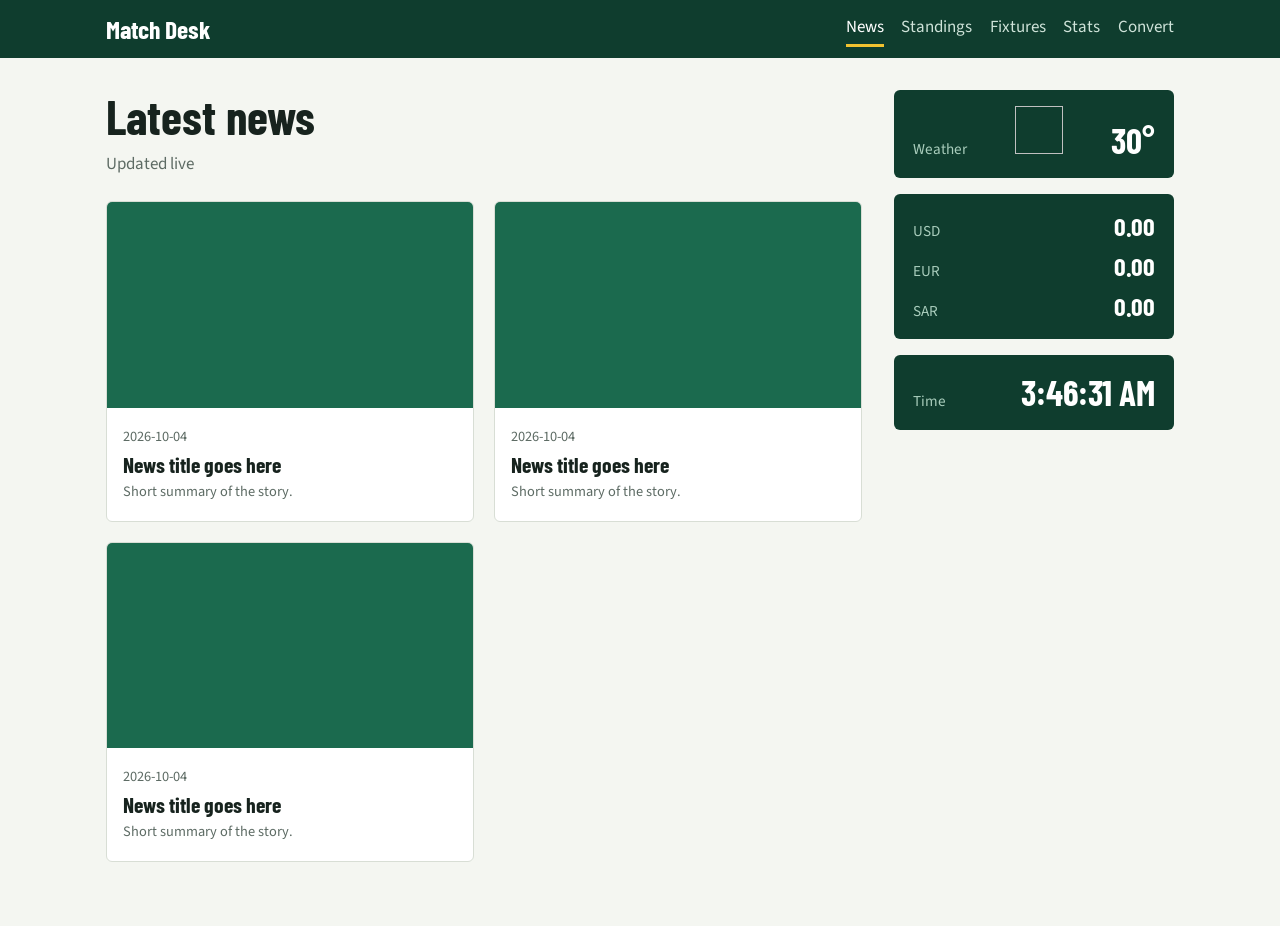
<file: index.html>
<!doctype html><html lang="en"><head><meta charset="utf-8"><meta name="viewport" content="width=device-width,initial-scale=1"><title>News – Match Desk</title><link rel="stylesheet" href="style.css"></head><body>
<header class="top"><div class="in"><a class="brand" href="index.html">Match Desk</a>
<nav><a href="index.html" aria-current="page">News</a><a href="standings.html">Standings</a><a href="fixtures.html">Fixtures</a><a href="stats.html">Stats</a><a href="convert.html">Convert</a></nav></div></header>
<main>
<div class="cols"><section><h1>Latest news</h1><p class="sub">Updated live</p>
<!-- API: repeat one <a class="news"> per article; set style="background-image:url(...)" on .img -->
<div class="grid" id="news-list">
<a class="news" href="article.html?id=1"><div class="img"></div><div class="body"><time>2026-10-04</time><h3>News title goes here</h3><p class="meta">Short summary of the story.</p></div></a>
<a class="news" href="article.html?id=2"><div class="img"></div><div class="body"><time>2026-10-04</time><h3>News title goes here</h3><p class="meta">Short summary of the story.</p></div></a>
<a class="news" href="article.html?id=3"><div class="img"></div><div class="body"><time>2026-10-04</time><h3>News title goes here</h3><p class="meta">Short summary of the story.</p></div></a>
</div></section>
<aside>
<div class="widget"><span class="label">Weather</span><img id="weather-icon" alt=""><span class="val" id="weather">30°</span></div>
   <div class="widget stack">
  <div class="row"><span class="label">USD</span><span class="val" id="usd-rate">0.00</span></div>
  <div class="row"><span class="label">EUR</span><span class="val" id="eur-rate">0.00</span></div>
  <div class="row"><span class="label">SAR</span><span class="val" id="sar-rate">0.00</span></div>
</div>
  
<div class="widget"><span class="label">Time</span><span class="val" id="clock">00:00</span></div>
</aside></div>
</main>
<script src="script.js"></script>
<script src="weather.js"></script>
<script src="currency.js"></script>
<script src="clock.js"></script>
</body></html>
</file>
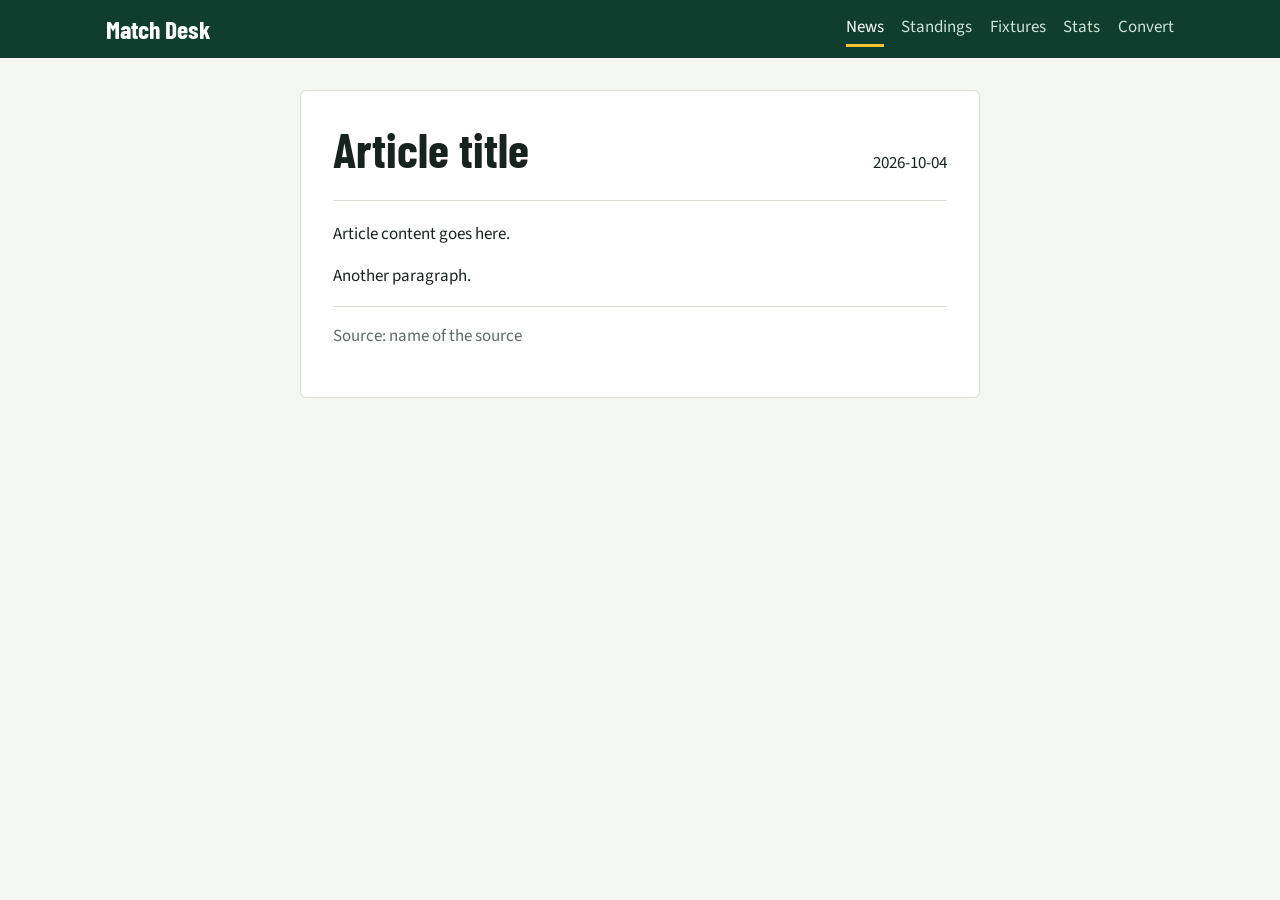
<file: article.html>
<!doctype html><html lang="en"><head><meta charset="utf-8"><meta name="viewport" content="width=device-width,initial-scale=1"><title>Article – Match Desk</title><link rel="stylesheet" href="style.css"></head><body>
<header class="top"><div class="in"><a class="brand" href="index.html">Match Desk</a>
<nav><a href="index.html" aria-current="page">News</a><a href="standings.html">Standings</a><a href="fixtures.html">Fixtures</a><a href="stats.html">Stats</a><a href="convert.html">Convert</a></nav></div></header>
<main>
<article><div class="head"><h1 id="title">Article title</h1><time id="date">2026-10-04</time></div>
<div id="content"><p>Article content goes here.</p><p>Another paragraph.</p></div>
<p class="source" id="source">Source: name of the source</p></article>
</main></body></html>
</file>
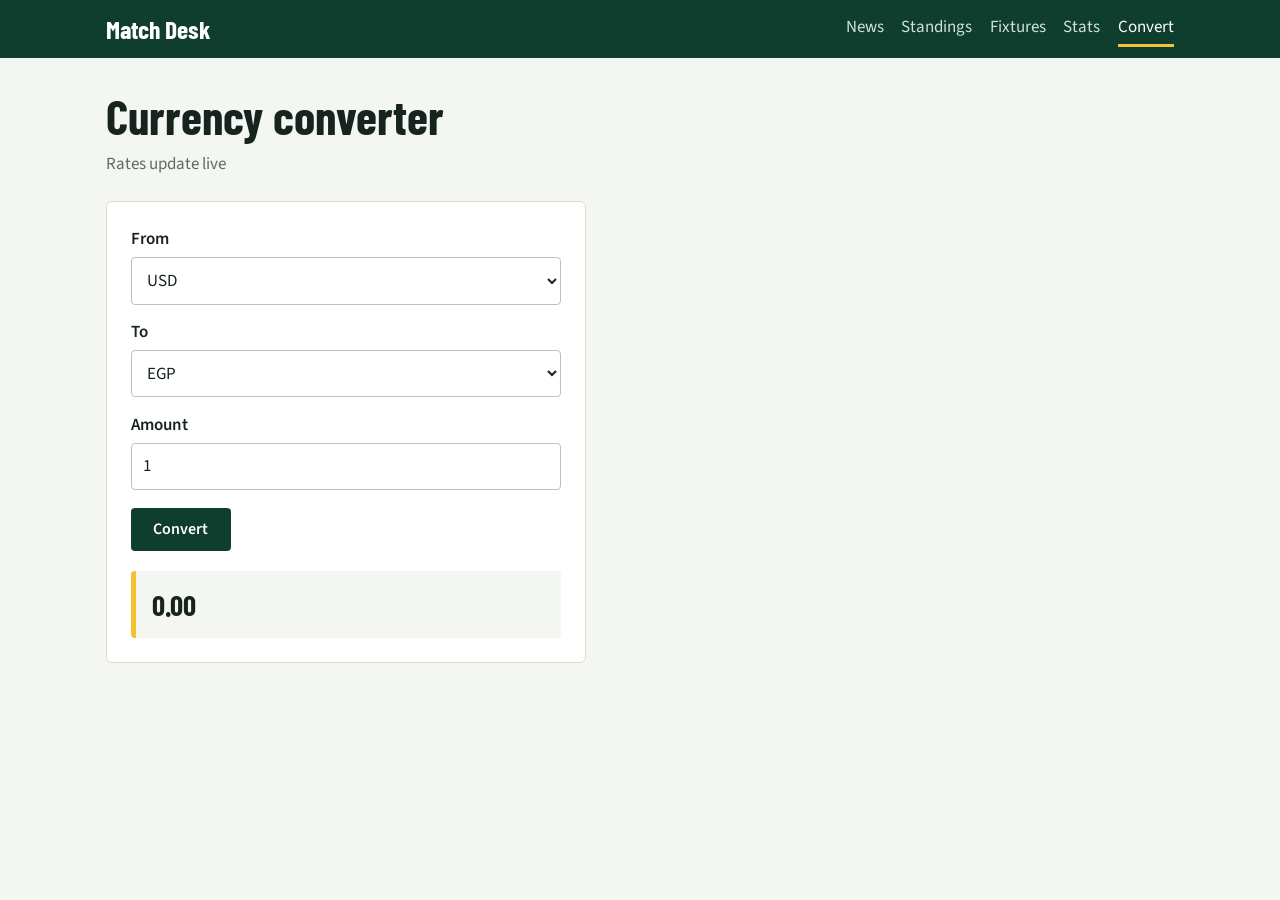
<file: convert.html>
<!doctype html><html lang="en"><head><meta charset="utf-8"><meta name="viewport" content="width=device-width,initial-scale=1"><title>Convert – Match Desk</title><link rel="stylesheet" href="style.css"></head><body>
<header class="top"><div class="in"><a class="brand" href="index.html">Match Desk</a>
<nav><a href="index.html">News</a><a href="standings.html">Standings</a><a href="fixtures.html">Fixtures</a><a href="stats.html">Stats</a><a href="convert.html" aria-current="page">Convert</a></nav></div></header>
<main>
<h1>Currency converter</h1><p class="sub">Rates update live</p>
<div class="panel"><label for="from">From</label><select id="from">
  <option>USD</option>
  <option>EUR</option>
  <option>SAR</option>
  <option>EGP</option>
</select>
<label for="to">To</label><select id="to">
  <option>EGP</option>
  <option>USD</option>
  <option>EUR</option>
  <option>SAR</option>
</select>
<label for="amount">Amount</label><input id="amount" type="number" min="0" value="1">
<button id="convert-btn" type="button">Convert</button>
<div class="result" id="result" aria-live="polite">0.00</div></div>
</main>
<script src="convert.js"></script>
</body></html>
</file>
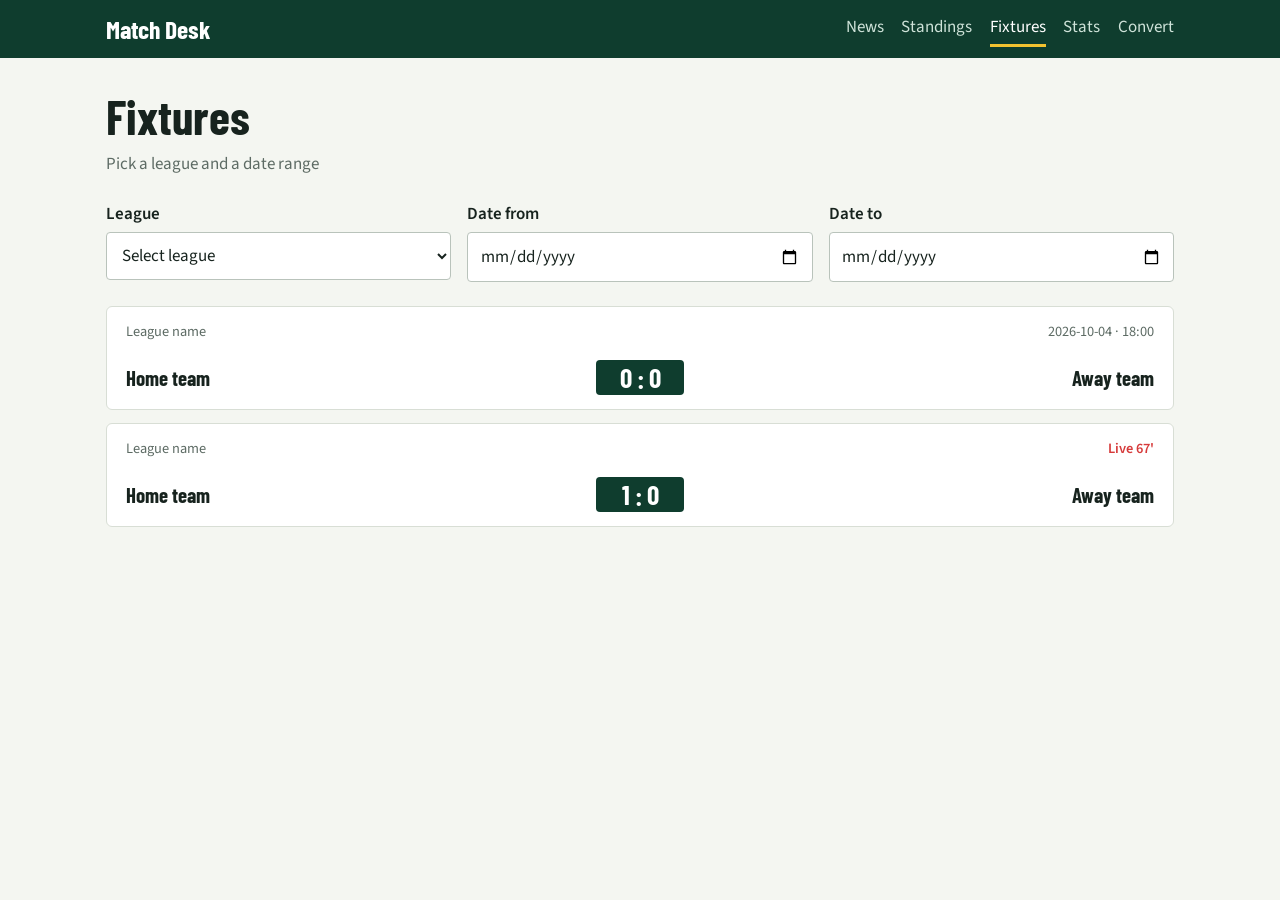
<file: fixtures.html>
<!doctype html><html lang="en"><head><meta charset="utf-8"><meta name="viewport" content="width=device-width,initial-scale=1"><title>Fixtures – Match Desk</title><link rel="stylesheet" href="style.css"></head><body>
<header class="top"><div class="in"><a class="brand" href="index.html">Match Desk</a>
<nav><a href="index.html">News</a><a href="standings.html">Standings</a><a href="fixtures.html" aria-current="page">Fixtures</a><a href="stats.html">Stats</a><a href="convert.html">Convert</a></nav></div></header>
<main>
<h1>Fixtures</h1><p class="sub">Pick a league and a date range</p>
<div class="filters"><div><label for="league">League</label><select id="league"><option>Select league</option></select></div>
<div><label for="from">Date from</label><input id="from" type="date"></div>
<div><label for="to">Date to</label><input id="to" type="date"></div></div>
<!-- API: one <div class="match"> per fixture; use <span class="live">Live</span> for matches in play -->
<div id="fixtures-list">
<div class="match"><div class="info"><span>League name</span><span>2026-10-04 · 18:00</span></div><span class="team">Home team</span><span class="score">0 : 0</span><span class="team">Away team</span></div>
<div class="match"><div class="info"><span>League name</span><span class="live">Live 67'</span></div><span class="team">Home team</span><span class="score">1 : 0</span><span class="team">Away team</span></div>
</div>
</main></body></html>
</file>
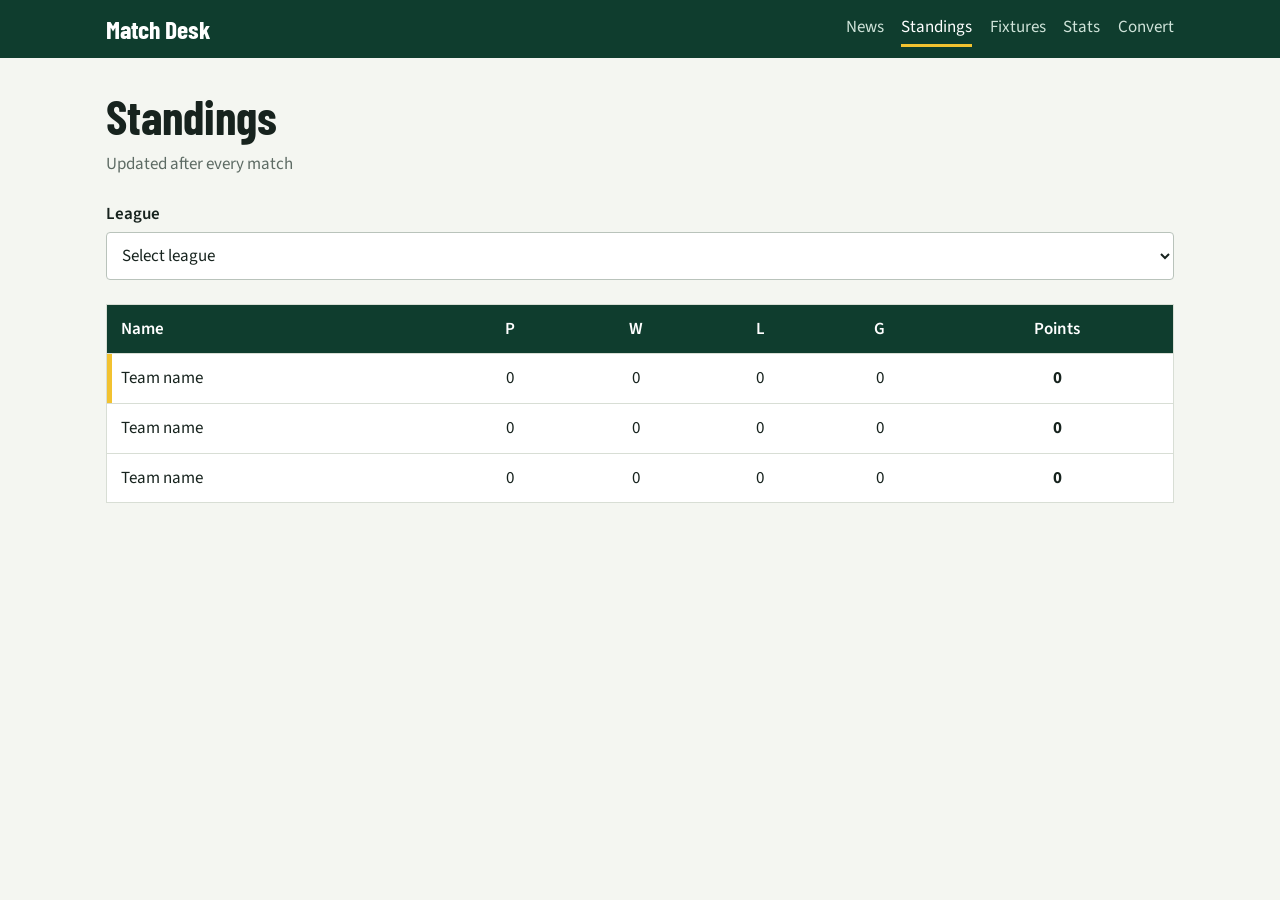
<file: standings.html>
<!doctype html><html lang="en"><head><meta charset="utf-8"><meta name="viewport" content="width=device-width,initial-scale=1"><title>Standings – Match Desk</title><link rel="stylesheet" href="style.css"></head><body>
<header class="top"><div class="in"><a class="brand" href="index.html">Match Desk</a>
<nav><a href="index.html">News</a><a href="standings.html" aria-current="page">Standings</a><a href="fixtures.html">Fixtures</a><a href="stats.html">Stats</a><a href="convert.html">Convert</a></nav></div></header>
<main>
<h1>Standings</h1><p class="sub">Updated after every match</p>
<div class="filters"><div><label for="league">League</label><select id="league"><option>Select league</option></select></div></div>
<div class="scroll"><table><thead><tr><th>Name</th><th>P</th><th>W</th><th>L</th><th>G</th><th>Points</th></tr></thead>
<!-- API: one <tr> per team -->
<tbody id="standings-body">
<tr><td>Team name</td><td>0</td><td>0</td><td>0</td><td>0</td><td class="pts">0</td></tr>
<tr><td>Team name</td><td>0</td><td>0</td><td>0</td><td>0</td><td class="pts">0</td></tr>
<tr><td>Team name</td><td>0</td><td>0</td><td>0</td><td>0</td><td class="pts">0</td></tr>
</tbody></table></div>
</main></body></html>
</file>
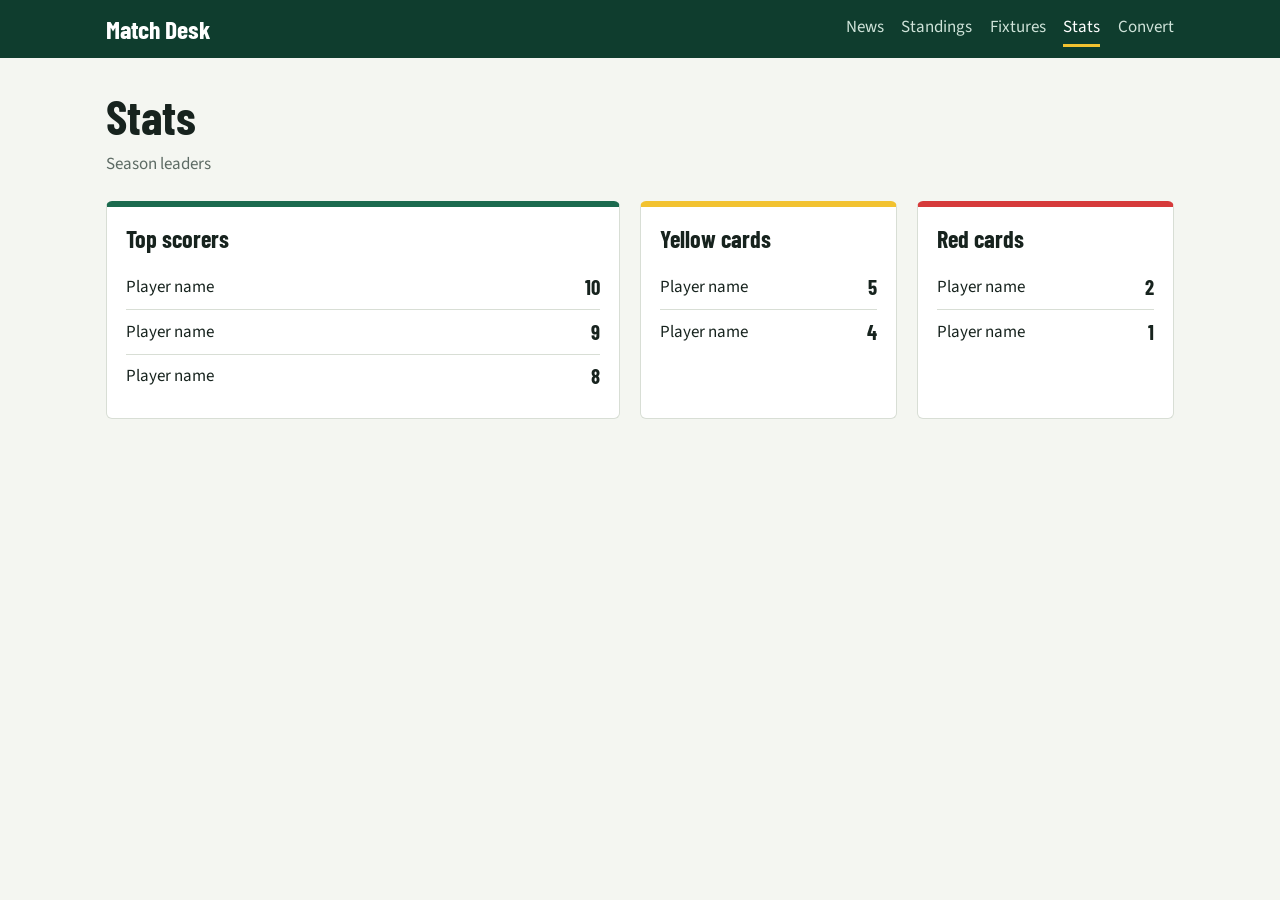
<file: stats.html>
<!doctype html><html lang="en"><head><meta charset="utf-8"><meta name="viewport" content="width=device-width,initial-scale=1"><title>Stats – Match Desk</title><link rel="stylesheet" href="style.css"></head><body>
<header class="top"><div class="in"><a class="brand" href="index.html">Match Desk</a>
<nav><a href="index.html">News</a><a href="standings.html">Standings</a><a href="fixtures.html">Fixtures</a><a href="stats.html" aria-current="page">Stats</a><a href="convert.html">Convert</a></nav></div></header>
<main>
<h1>Stats</h1><p class="sub">Season leaders</p>
<div class="stats">
<section class="stat g"><h2>Top scorers</h2><ul id="top-scorers"><li><span>Player name</span><b>10</b></li><li><span>Player name</span><b>9</b></li><li><span>Player name</span><b>8</b></li></ul></section>
<section class="stat y"><h2>Yellow cards</h2><ul id="yellow-cards"><li><span>Player name</span><b>5</b></li><li><span>Player name</span><b>4</b></li></ul></section>
<section class="stat r"><h2>Red cards</h2><ul id="red-cards"><li><span>Player name</span><b>2</b></li><li><span>Player name</span><b>1</b></li></ul></section>
</div>
</main></body></html>
</file>
<file: style.css>
@import url('https://fonts.googleapis.com/css2?family=Barlow+Condensed:wght@600;700&family=Source+Sans+3:wght@400;600&display=swap');
:root{--pitch:#0f3d2e;--pitch2:#1b6a4e;--chalk:#f4f6f1;--ink:#17231e;--mute:#5d6b64;--line:#d8ded5;--card:#fff;--yellow:#f2c230;--red:#d63a3a}
*{box-sizing:border-box;margin:0}
body{font:17px/1.55 'Source Sans 3',system-ui,sans-serif;background:var(--chalk);color:var(--ink)}
h1,h2,h3,.brand{font-family:'Barlow Condensed',sans-serif;font-weight:700;line-height:1.1}
h1{font-size:clamp(2rem,5vw,3rem);margin-bottom:.5rem}
h2{font-size:1.5rem;margin-bottom:.75rem}
a{color:inherit}
:focus-visible{outline:3px solid var(--yellow);outline-offset:2px}
/* nav */
.top{background:var(--pitch);color:#fff;position:sticky;top:0;z-index:5}
.top .in{max-width:1100px;margin:auto;padding:.7rem 1rem;display:flex;gap:1.5rem;align-items:center;flex-wrap:wrap}
.brand{font-size:1.6rem;text-decoration:none;margin-inline-end:auto}
.top nav{display:flex;gap:1.1rem;flex-wrap:wrap}
.top nav a{text-decoration:none;padding:.2rem 0;border-bottom:3px solid transparent;color:#cfe3d9}
.top nav a:hover,.top nav a[aria-current]{color:#fff;border-color:var(--yellow)}
main{max-width:1100px;margin:auto;padding:2rem 1rem 4rem}
.sub{color:var(--mute);margin-bottom:1.5rem}
/* layout */
.cols{display:grid;grid-template-columns:1fr 280px;gap:2rem}
.grid{display:grid;grid-template-columns:repeat(auto-fill,minmax(250px,1fr));gap:1.25rem}
@media(max-width:800px){.cols{grid-template-columns:1fr}}
/* news cards */
.news{background:var(--card);border:1px solid var(--line);border-radius:6px;overflow:hidden;text-decoration:none;display:flex;flex-direction:column}
.news:hover h3{text-decoration:underline}
.news .img{aspect-ratio:16/9;background:var(--pitch2) center/cover}
.news .body{padding:.9rem 1rem 1.1rem}
.news time,.meta{color:var(--mute);font-size:.9rem}
.news h3{font-size:1.35rem;margin:.25rem 0}
/* widgets */
aside{display:flex;flex-direction:column;gap:1rem;align-self:start}
.widget{background:var(--pitch);color:#fff;border-radius:6px;padding:1rem 1.2rem;display:flex;justify-content:space-between;align-items:baseline}
.widget .label{color:#a9cdbc;font-size:.95rem}
.widget .val{font:700 2.2rem 'Barlow Condensed',sans-serif}
/* article */
article{max-width:680px;margin:auto;background:var(--card);padding:2rem;border-radius:6px;border:1px solid var(--line)}
article .head{display:flex;justify-content:space-between;gap:1rem;align-items:baseline;border-bottom:1px solid var(--line);padding-bottom:1rem;margin-bottom:1.25rem}
article p{margin-bottom:1rem}
article .source{color:var(--mute);border-top:1px solid var(--line);padding-top:1rem}
/* forms */
.panel{background:var(--card);border:1px solid var(--line);border-radius:6px;padding:1.5rem;max-width:480px}
.panel.wide{max-width:none}
label{display:block;font-weight:600;margin:.9rem 0 .3rem}
label:first-child{margin-top:0}
select,input{width:100%;font:inherit;padding:.6rem .7rem;border:1px solid #b9c3bb;border-radius:4px;background:#fff;color:var(--ink)}
.filters{display:grid;grid-template-columns:repeat(auto-fit,minmax(180px,1fr));gap:1rem;margin-bottom:1.5rem}
.filters label{margin:0 0 .3rem}
button{font:600 1rem 'Source Sans 3',sans-serif;background:var(--pitch);color:#fff;border:0;border-radius:4px;padding:.65rem 1.4rem;margin-top:1.1rem;cursor:pointer}
button:hover{background:var(--pitch2)}
.result{margin-top:1.25rem;padding:1rem;background:var(--chalk);border-radius:4px;border-inline-start:5px solid var(--yellow);font:700 1.8rem 'Barlow Condensed',sans-serif}
/* table */
.scroll{overflow-x:auto}
table{width:100%;border-collapse:collapse;background:var(--card);border:1px solid var(--line)}
th,td{padding:.7rem .9rem;text-align:center;border-bottom:1px solid var(--line)}
th{background:var(--pitch);color:#fff;font-weight:600}
th:first-child,td:first-child{text-align:start}
td.pts{font-weight:700}
tbody tr:nth-child(1) td:first-child{box-shadow:inset 5px 0 var(--yellow)}
tbody tr:hover{background:#eef3ec}
/* fixtures */
.match{display:grid;grid-template-columns:1fr auto 1fr;gap:1rem;align-items:center;background:var(--card);border:1px solid var(--line);border-radius:6px;padding:.9rem 1.2rem;margin-bottom:.8rem}
.match .info{grid-column:1/-1;display:flex;justify-content:space-between;color:var(--mute);font-size:.9rem}
.match .team{font:700 1.3rem 'Barlow Condensed',sans-serif}
.match .team:last-child{text-align:end}
.match .score{font:700 1.7rem 'Barlow Condensed',sans-serif;background:var(--pitch);color:#fff;padding:.1rem .9rem;border-radius:4px;min-width:5.5rem;text-align:center}
.live{color:var(--red);font-weight:600}
/* stats */
.stats{display:grid;grid-template-columns:2fr 1fr 1fr;gap:1.25rem}
@media(max-width:800px){.stats{grid-template-columns:1fr}}
.stat{background:var(--card);border:1px solid var(--line);border-radius:6px;padding:1.2rem}
.stat.y{border-top:6px solid var(--yellow)}
.stat.r{border-top:6px solid var(--red)}
.stat.g{border-top:6px solid var(--pitch2)}
.stat ul{list-style:none;padding:0}
.stat li{display:flex;justify-content:space-between;gap:1rem;padding:.55rem 0;border-bottom:1px solid var(--line)}
.stat li:last-child{border:0}
.stat li b{font:700 1.3rem 'Barlow Condensed',sans-serif}
@media(prefers-reduced-motion:no-preference){.news .img{transition:filter .2s}.news:hover .img{filter:brightness(1.1)}}
.widget img { width: 48px; height: 48px; }

.widget.stack { flex-direction: column; align-items: stretch; gap: .4rem; }
.widget .row { display: flex; justify-content: space-between; align-items: baseline; }
.stack .val { font-size: 1.6rem; }
</file>
